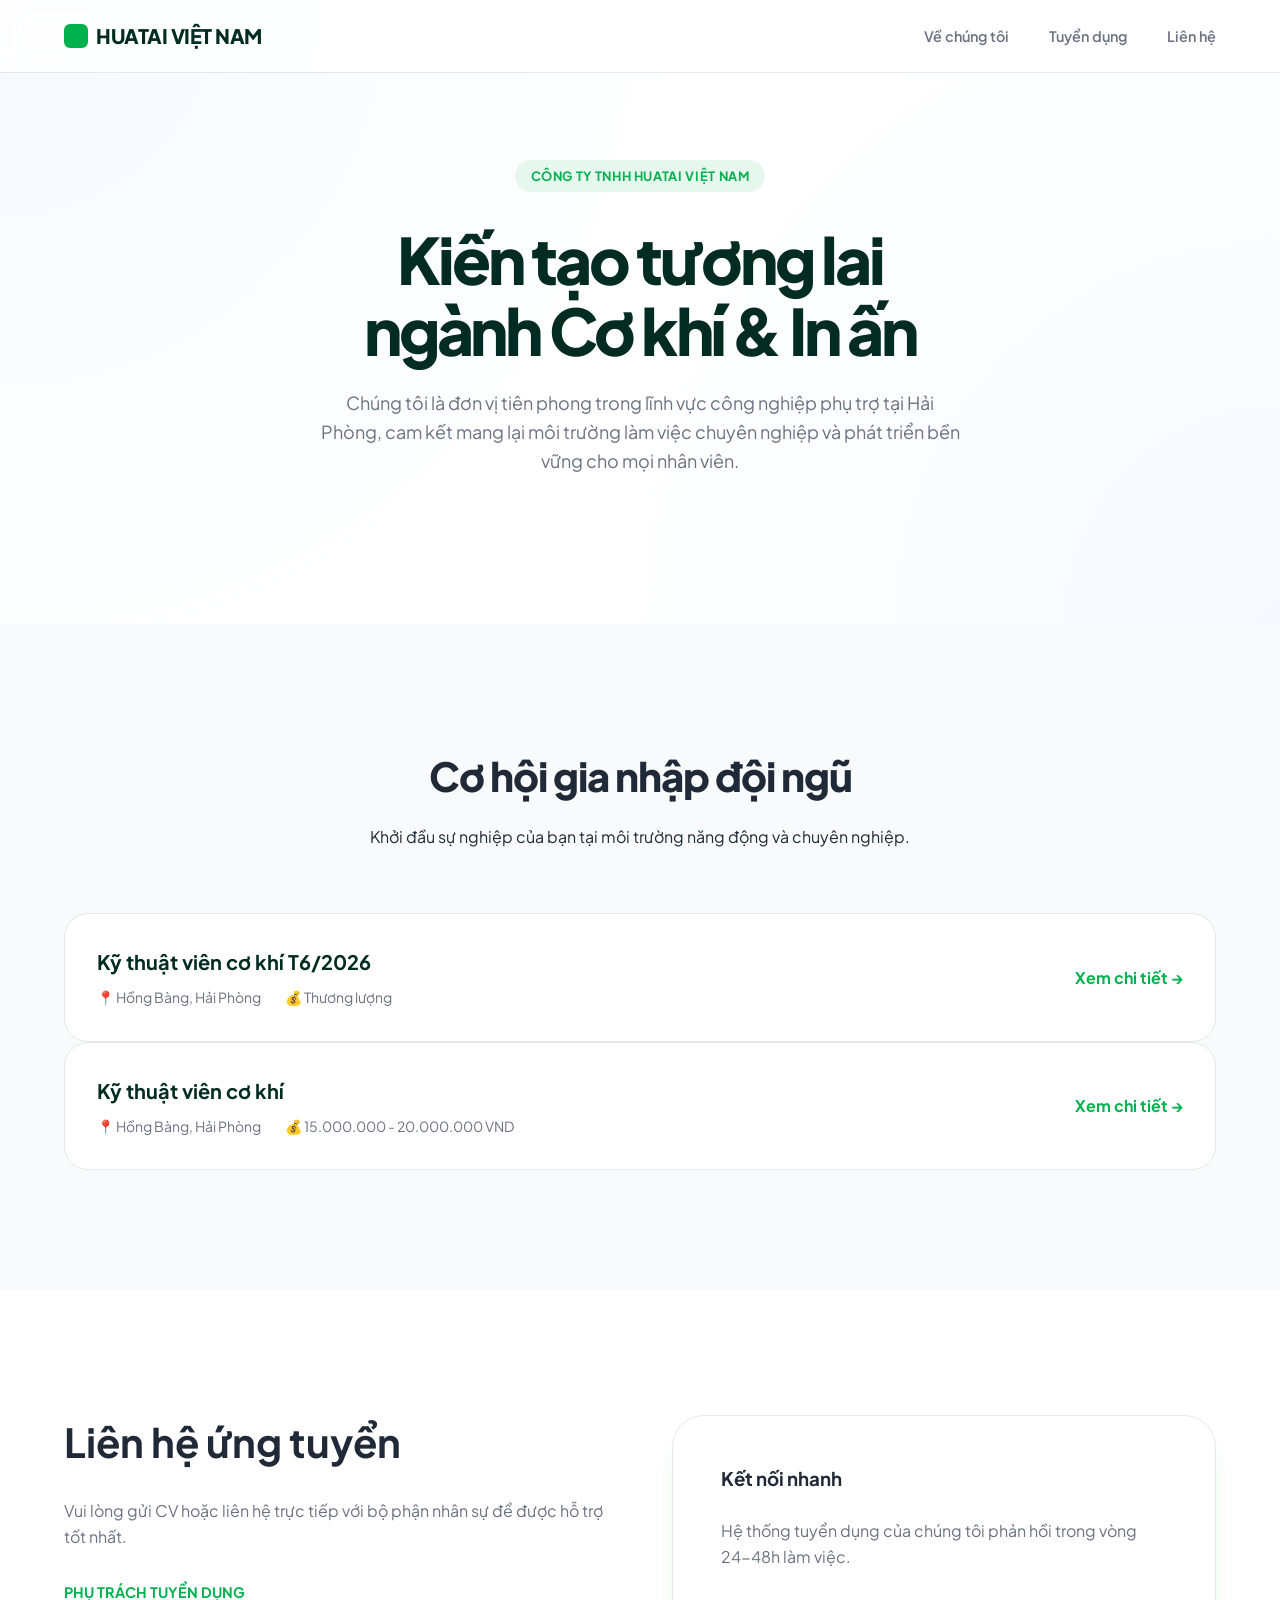
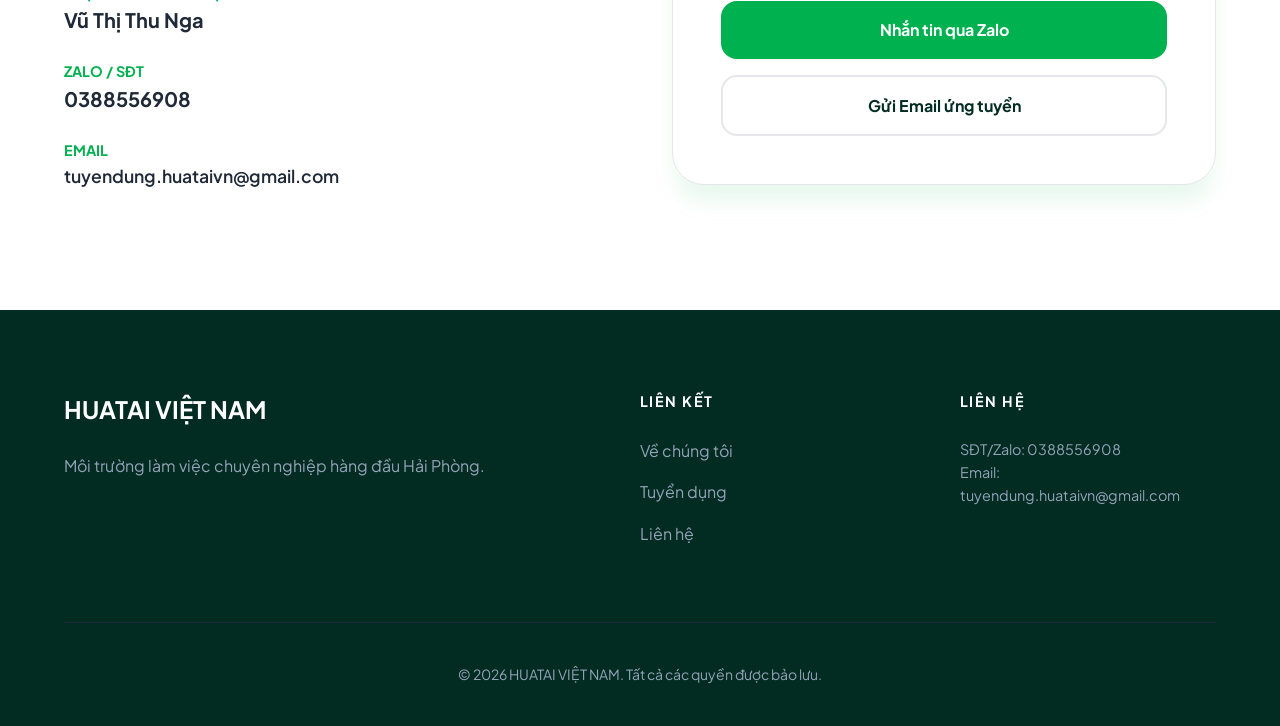
<file: index.html>
<!DOCTYPE html>
<html lang="vi">
<head>
    <meta charset="UTF-8">
    <meta name="viewport" content="width=device-width, initial-scale=1.0">
    <title>HUATAI VIỆT NAM | Tuyển dụng</title>
    <link rel="stylesheet" href="assets/css/style.css">
</head>
<body>
    <header>
        <div class="container">
            <nav>
                <a href="index.html" class="logo">HUATAI VIỆT NAM</a>
                <ul class="nav-links">
                    <li><a href="#about">Về chúng tôi</a></li>
                    <li><a href="#careers">Tuyển dụng</a></li>
                    <li><a href="#contact">Liên hệ</a></li>
                </ul>
            </nav>
        </div>
    </header>

    <main>
        <!-- Hero Section -->
        <section class="hero" id="about">
            <div class="container">
                <div class="badge">Công ty TNHH Huatai Việt Nam</div>
                <h1>Kiến tạo tương lai<br>ngành Cơ khí & In ấn</h1>
                <p>Chúng tôi là đơn vị tiên phong trong lĩnh vực công nghiệp phụ trợ tại Hải Phòng, cam kết mang lại môi trường làm việc chuyên nghiệp và phát triển bền vững cho mọi nhân viên.</p>
            </div>
        </section>

        <!-- Careers Section -->
        <section id="careers" style="background: var(--bg-soft);">
            <div class="container">
                <div class="section-header">
                    <h2>Cơ hội gia nhập đội ngũ</h2>
                    <p>Khởi đầu sự nghiệp của bạn tại môi trường năng động và chuyên nghiệp.</p>
                </div>
                
                <div class="job-cards">
                    <a href="jobs/ky-thuat-vien-co-khi-t6-2026.html" class="job-link">
                        <div class="job-main">
                            <h3>Kỹ thuật viên cơ khí T6/2026</h3>
                            <div class="job-details">
                                <span>📍 Hồng Bàng, Hải Phòng</span>
                                <span>💰 Thương lượng</span>
                            </div>
                        </div>
                        <div style="color: var(--accent); font-weight: 700;">Xem chi tiết &rarr;</div>
                    </a>
                </div>
                
                <div class="job-cards">
                    <a href="jobs/ky-thuat-vien-co-khi.html" class="job-link">
                        <div class="job-main">
                            <h3>Kỹ thuật viên cơ khí</h3>
                            <div class="job-details">
                                <span>📍 Hồng Bàng, Hải Phòng</span>
                                <span>💰 15.000.000 - 20.000.000 VND</span>
                            </div>
                        </div>
                        <div style="color: var(--accent); font-weight: 700;">Xem chi tiết &rarr;</div>
                    </a>
                </div>
            </div>
        </section>

        <!-- Contact Section -->
        <section id="contact">
            <div class="container">
                <div class="info-layout">
                    <div>
                        <h2 style="font-size: 2.5rem; margin-bottom: 1.5rem;">Liên hệ ứng tuyển</h2>
                        <p style="color: var(--text-muted); margin-bottom: 2rem;">Vui lòng gửi CV hoặc liên hệ trực tiếp với bộ phận nhân sự để được hỗ trợ tốt nhất.</p>
                        
                        <div style="display: grid; gap: 1.5rem;">
                            <div>
                                <h4 style="font-size: 0.9rem; color: var(--accent); text-transform: uppercase;">Phụ trách tuyển dụng</h4>
                                <p style="font-size: 1.25rem; font-weight: 700;">Vũ Thị Thu Nga</p>
                            </div>
                            <div>
                                <h4 style="font-size: 0.9rem; color: var(--accent); text-transform: uppercase;">Zalo / SĐT</h4>
                                <p style="font-size: 1.25rem; font-weight: 700;">0388556908</p>
                            </div>
                            <div>
                                <h4 style="font-size: 0.9rem; color: var(--accent); text-transform: uppercase;">Email</h4>
                                <p style="font-size: 1.1rem; font-weight: 600;">tuyendung.huataivn@gmail.com</p>
                            </div>
                        </div>
                    </div>
                    
                    <div style="background: var(--bg-white); padding: 3rem; border-radius: 2rem; border: 1px solid var(--border); box-shadow: var(--shadow-xl);">
                        <h3 style="margin-bottom: 1.5rem;">Kết nối nhanh</h3>
                        <p style="margin-bottom: 2rem; color: var(--text-muted);">Hệ thống tuyển dụng của chúng tôi phản hồi trong vòng 24-48h làm việc.</p>
                        <a href="https://zalo.me/0388556908" style="display: block; width: 100%; text-align: center; background: var(--accent); color: white; padding: 1rem; border-radius: 1rem; text-decoration: none; font-weight: 700; margin-bottom: 1rem; box-shadow: var(--shadow-sm); transition: all 0.3s ease;">Nhắn tin qua Zalo</a>
                        <a href="mailto:tuyendung.huataivn@gmail.com" style="display: block; width: 100%; text-align: center; border: 2px solid var(--border); color: var(--primary); padding: 1rem; border-radius: 1rem; text-decoration: none; font-weight: 700;">Gửi Email ứng tuyển</a>
                    </div>
                </div>
            </div>
        </section>
    </main>

    <footer>
        <div class="container">
            <div class="footer-top">
                <div>
                    <h2>HUATAI VIỆT NAM</h2>
                    <p>Môi trường làm việc chuyên nghiệp hàng đầu Hải Phòng.</p>
                </div>
                <div>
                    <h4>Liên kết</h4>
                    <ul>
                        <li><a href="#about">Về chúng tôi</a></li>
                        <li><a href="#careers">Tuyển dụng</a></li>
                        <li><a href="#contact">Liên hệ</a></li>
                    </ul>
                </div>
                <div>
                    <h4>Liên hệ</h4>
                    <p style="font-size: 0.9rem;">SĐT/Zalo: 0388556908<br>Email: tuyendung.huataivn@gmail.com</p>
                </div>
            </div>
            <div class="footer-bottom">
                <p>&copy; 2026 HUATAI VIỆT NAM. Tất cả các quyền được bảo lưu.</p>
            </div>
        </div>
    </footer>
</body>
</html>
</file>
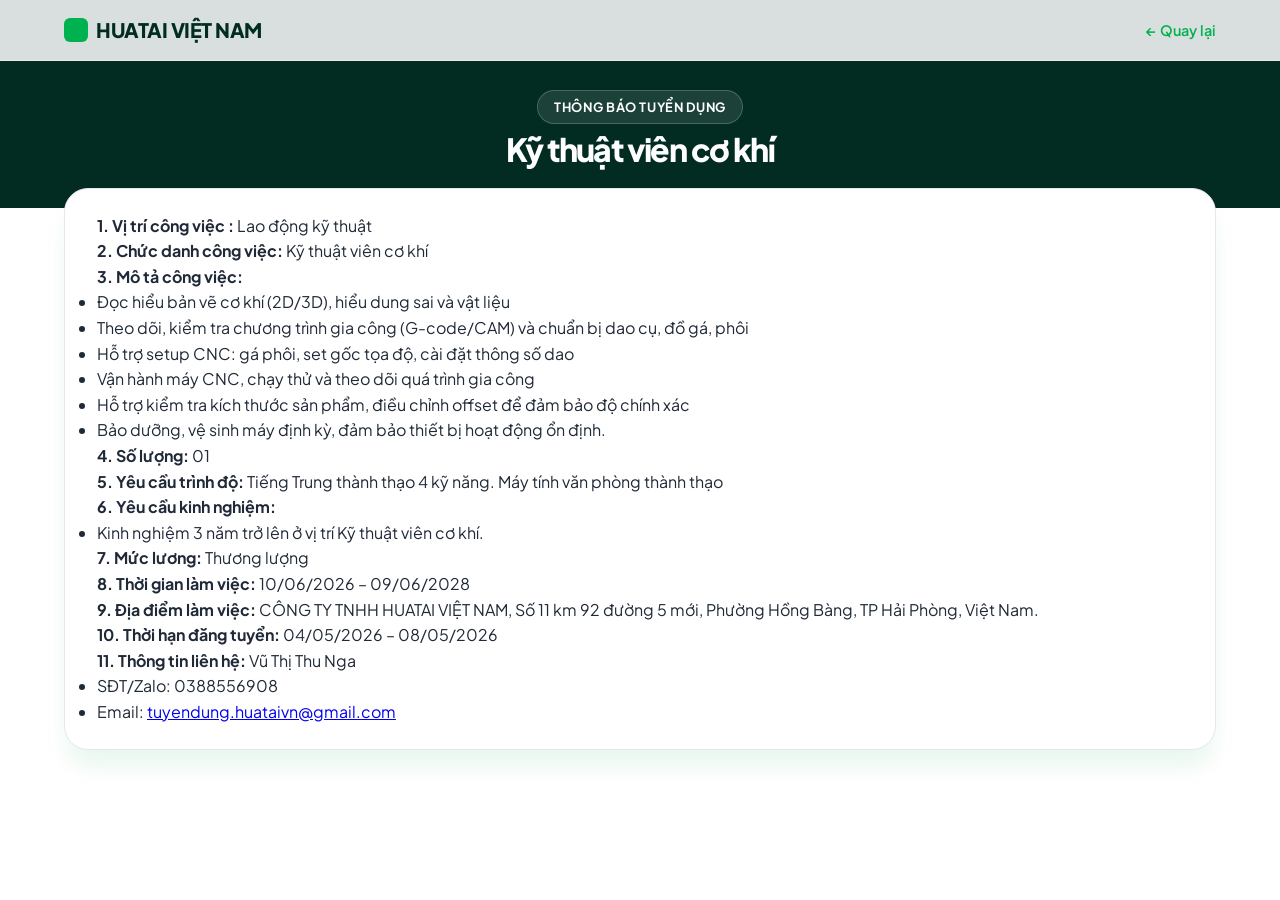
<file: jobs/ky-thuat-vien-co-khi-t6-2026.html>
<!DOCTYPE html>
<html lang="vi">
<head>
    <meta charset="UTF-8">
    <meta name="viewport" content="width=device-width, initial-scale=1.0">
    <title>Tuyển dụng Kỹ thuật viên cơ khí - HUATAI VIỆT NAM</title>
    <link rel="stylesheet" href="../assets/css/style.css">
    <style>
        .job-detail-card {
            background: var(--bg-white);
            padding: 1.5rem 2rem;
            border-radius: 1.5rem;
            border: 1px solid var(--border);
            box-shadow: var(--shadow-xl);
            margin-top: -20px;
            position: relative;
            z-index: 10;
        }
        .info-list {
            list-style: none;
            display: grid;
            gap: 0.5rem;
        }
        .info-item {
            display: flex;
            gap: 0.75rem;
            align-items: flex-start;
            padding-bottom: 0.5rem;
            border-bottom: 1px solid var(--bg-soft);
            font-size: 0.9rem;
        }
        .info-item:last-child {
            border-bottom: none;
            padding-bottom: 0;
        }
        .info-number {
            background: var(--accent);
            color: white;
            width: 20px;
            height: 20px;
            display: flex;
            align-items: center;
            justify-content: center;
            border-radius: 6px;
            font-weight: 800;
            font-size: 0.75rem;
            flex-shrink: 0;
            margin-top: 3px;
        }
        .info-label {
            font-weight: 700;
            color: var(--primary);
            min-width: 140px;
        }
        .info-content {
            color: var(--text-main);
            flex: 1;
        }
        .sub-list {
            list-style: none;
            margin-top: 0.25rem;
        }
        .sub-list li {
            position: relative;
            padding-left: 1rem;
            margin-bottom: 0.25rem;
            color: var(--text-muted);
            line-height: 1.4;
        }
        .sub-list li::before {
            content: "—";
            position: absolute;
            left: 0;
            color: var(--accent);
        }
        .contact-action-box {
            margin-top: 1.5rem;
            padding: 1rem;
            background: var(--accent-soft);
            border-radius: 1rem;
            text-align: center;
        }
        .contact-action-box h3 {
            font-size: 1rem;
            margin-bottom: 0.75rem;
        }
        .btn-compact {
            padding: 0.5rem 1.5rem;
            font-size: 0.9rem;
        }
        header nav {
            height: 60px;
        }
    </style>
</head>
<body>
    <header>
        <div class="container">
            <nav>
                <a href="../index.html" class="logo">HUATAI VIỆT NAM</a>
                <ul class="nav-links">
                    <li><a href="../index.html#careers" style="color: var(--accent);">&larr; Quay lại</a></li>
                </ul>
            </nav>
        </div>
    </header>

    <main>
        <section class="hero" style="padding: 90px 0 40px; background: var(--primary); color: white;">
            <div class="container">
                <div class="badge" style="margin-bottom: 0.5rem; background: rgba(255,255,255,0.1); color: white; border: 1px solid rgba(255,255,255,0.2);">Thông báo tuyển dụng</div>
                <h1 style="color: white; margin-bottom: 0; font-size: 2rem;">Kỹ thuật viên cơ khí</h1>
            </div>
        </section>

        <section class="container" style="padding-top: 0; padding-bottom: 20px;">
            <div class="job-detail-card">
                <div class="markdown-body"><p><strong>1. Vị trí công việc :</strong> Lao động kỹ thuật<br><strong>2. Chức danh công việc:</strong> Kỹ thuật viên cơ khí<br><strong>3. Mô tả công việc:</strong></p>
<ul>
<li>Đọc hiểu bản vẽ cơ khí (2D/3D), hiểu dung sai và vật liệu</li>
<li>Theo dõi, kiểm tra chương trình gia công (G-code/CAM) và chuẩn bị dao cụ, đồ gá, phôi</li>
<li>Hỗ trợ setup CNC: gá phôi, set gốc tọa độ, cài đặt thông số dao</li>
<li>Vận hành máy CNC, chạy thử và theo dõi quá trình gia công</li>
<li>Hỗ trợ kiểm tra kích thước sản phẩm, điều chỉnh offset để đảm bảo độ chính xác</li>
<li>Bảo dưỡng, vệ sinh máy định kỳ, đảm bảo thiết bị hoạt động ổn định.</li>
</ul>
<p><strong>4. Số lượng:</strong> 01<br><strong>5. Yêu cầu trình độ:</strong> Tiếng Trung thành thạo 4 kỹ năng. Máy tính văn phòng thành thạo<br><strong>6. Yêu cầu kinh nghiệm:</strong></p>
<ul>
<li>Kinh nghiệm 3 năm trở lên ở vị trí Kỹ thuật viên cơ khí.</li>
</ul>
<p><strong>7. Mức lương:</strong>  Thương lượng<br><strong>8. Thời gian làm việc:</strong> 10/06/2026 – 09/06/2028<br><strong>9. Địa điểm làm việc:</strong> CÔNG TY TNHH HUATAI VIỆT NAM, Số 11 km 92 đường 5 mới, Phường Hồng Bàng, TP Hải Phòng, Việt Nam.<br><strong>10. Thời hạn đăng tuyển:</strong> 04/05/2026 – 08/05/2026<br><strong>11. Thông tin liên hệ:</strong> Vũ Thị Thu Nga</p>
<ul>
<li>SĐT/Zalo:  0388556908</li>
<li>Email:  <a href="mailto:tuyendung.huataivn@gmail.com">tuyendung.huataivn@gmail.com</a></li>
</ul>
</div>
            </div>
        </section>
    </main>
</body>
</html>
</file>
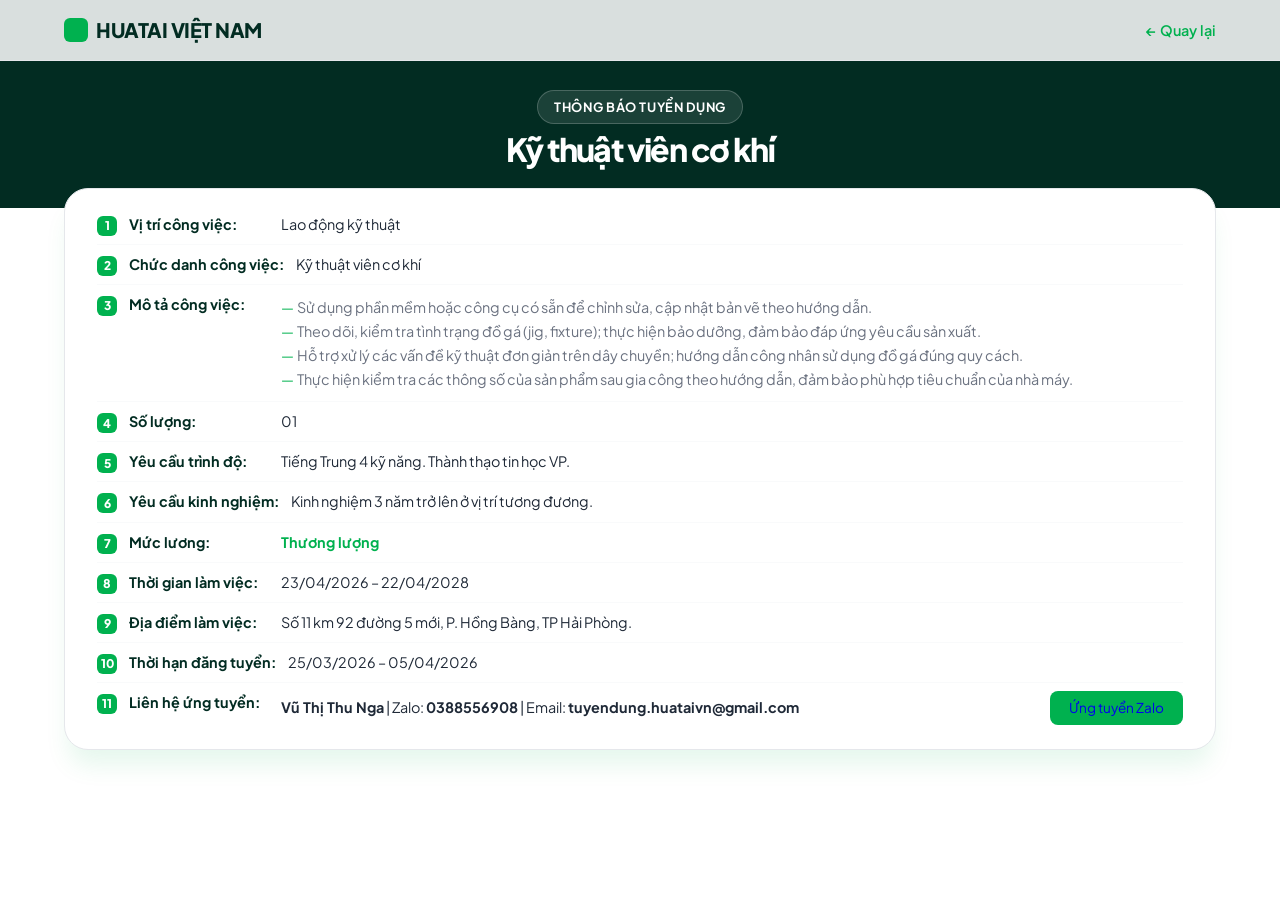
<file: jobs/ky-thuat-vien-co-khi.html>
<!DOCTYPE html>
<html lang="vi">
<head>
    <meta charset="UTF-8">
    <meta name="viewport" content="width=device-width, initial-scale=1.0">
    <title>Tuyển dụng Kỹ thuật viên cơ khí - HUATAI VIỆT NAM</title>
    <link rel="stylesheet" href="../assets/css/style.css">
    <style>
        .job-detail-card {
            background: var(--bg-white);
            padding: 1.5rem 2rem;
            border-radius: 1.5rem;
            border: 1px solid var(--border);
            box-shadow: var(--shadow-xl);
            margin-top: -20px;
            position: relative;
            z-index: 10;
        }
        .info-list {
            list-style: none;
            display: grid;
            gap: 0.5rem;
        }
        .info-item {
            display: flex;
            gap: 0.75rem;
            align-items: flex-start;
            padding-bottom: 0.5rem;
            border-bottom: 1px solid var(--bg-soft);
            font-size: 0.9rem;
        }
        .info-item:last-child {
            border-bottom: none;
            padding-bottom: 0;
        }
        .info-number {
            background: var(--accent);
            color: white;
            width: 20px;
            height: 20px;
            display: flex;
            align-items: center;
            justify-content: center;
            border-radius: 6px;
            font-weight: 800;
            font-size: 0.75rem;
            flex-shrink: 0;
            margin-top: 3px;
        }
        .info-label {
            font-weight: 700;
            color: var(--primary);
            min-width: 140px;
        }
        .info-content {
            color: var(--text-main);
            flex: 1;
        }
        .sub-list {
            list-style: none;
            margin-top: 0.25rem;
        }
        .sub-list li {
            position: relative;
            padding-left: 1rem;
            margin-bottom: 0.25rem;
            color: var(--text-muted);
            line-height: 1.4;
        }
        .sub-list li::before {
            content: "—";
            position: absolute;
            left: 0;
            color: var(--accent);
        }
        .contact-action-box {
            margin-top: 1.5rem;
            padding: 1rem;
            background: var(--accent-soft);
            border-radius: 1rem;
            text-align: center;
        }
        .contact-action-box h3 {
            font-size: 1rem;
            margin-bottom: 0.75rem;
        }
        .btn-compact {
            padding: 0.5rem 1.5rem;
            font-size: 0.9rem;
        }
        header nav {
            height: 60px;
        }
    </style>
</head>
<body>
    <header>
        <div class="container">
            <nav>
                <a href="../index.html" class="logo">HUATAI VIỆT NAM</a>
                <ul class="nav-links">
                    <li><a href="../index.html#careers" style="color: var(--accent);">&larr; Quay lại</a></li>
                </ul>
            </nav>
        </div>
    </header>

    <main>
        <section class="hero" style="padding: 90px 0 40px; background: var(--primary); color: white;">
            <div class="container">
                <div class="badge" style="margin-bottom: 0.5rem; background: rgba(255,255,255,0.1); color: white; border: 1px solid rgba(255,255,255,0.2);">Thông báo tuyển dụng</div>
                <h1 style="color: white; margin-bottom: 0; font-size: 2rem;">Kỹ thuật viên cơ khí</h1>
            </div>
        </section>

        <section class="container" style="padding-top: 0; padding-bottom: 20px;">
            <div class="job-detail-card">
                <div class="info-list">
                    <div class="info-item">
                        <div class="info-number">1</div>
                        <div class="info-label">Vị trí công việc:</div>
                        <div class="info-content">Lao động kỹ thuật</div>
                    </div>
                    
                    <div class="info-item">
                        <div class="info-number">2</div>
                        <div class="info-label">Chức danh công việc:</div>
                        <div class="info-content">Kỹ thuật viên cơ khí</div>
                    </div>

                    <div class="info-item">
                        <div class="info-number">3</div>
                        <div class="info-label">Mô tả công việc:</div>
                        <div class="info-content">
                            <ul class="sub-list">
                                <li>Sử dụng phần mềm hoặc công cụ có sẵn để chỉnh sửa, cập nhật bản vẽ theo hướng dẫn.</li>
                                <li>Theo dõi, kiểm tra tình trạng đồ gá (jig, fixture); thực hiện bảo dưỡng, đảm bảo đáp ứng yêu cầu sản xuất.</li>
                                <li>Hỗ trợ xử lý các vấn đề kỹ thuật đơn giản trên dây chuyền; hướng dẫn công nhân sử dụng đồ gá đúng quy cách.</li>
                                <li>Thực hiện kiểm tra các thông số của sản phẩm sau gia công theo hướng dẫn, đảm bảo phù hợp tiêu chuẩn của nhà máy.</li>
                            </ul>
                        </div>
                    </div>

                    <div class="info-item">
                        <div class="info-number">4</div>
                        <div class="info-label">Số lượng:</div>
                        <div class="info-content">01</div>
                    </div>

                    <div class="info-item">
                        <div class="info-number">5</div>
                        <div class="info-label">Yêu cầu trình độ:</div>
                        <div class="info-content">Tiếng Trung 4 kỹ năng. Thành thạo tin học VP.</div>
                    </div>

                    <div class="info-item">
                        <div class="info-number">6</div>
                        <div class="info-label">Yêu cầu kinh nghiệm:</div>
                        <div class="info-content">Kinh nghiệm 3 năm trở lên ở vị trí tương đương.</div>
                    </div>

                    <div class="info-item">
                        <div class="info-number">7</div>
                        <div class="info-label">Mức lương:</div>
                        <div class="info-content" style="font-weight: 700; color: var(--accent);">Thương lượng</div>
                    </div>

                    <div class="info-item">
                        <div class="info-number">8</div>
                        <div class="info-label">Thời gian làm việc:</div>
                        <div class="info-content">23/04/2026 – 22/04/2028</div>
                    </div>

                    <div class="info-item">
                        <div class="info-number">9</div>
                        <div class="info-label">Địa điểm làm việc:</div>
                        <div class="info-content">Số 11 km 92 đường 5 mới, P. Hồng Bàng, TP Hải Phòng.</div>
                    </div>

                    <div class="info-item">
                        <div class="info-number">10</div>
                        <div class="info-label">Thời hạn đăng tuyển:</div>
                        <div class="info-content">25/03/2026 – 05/04/2026</div>
                    </div>

                    <div class="info-item" style="border-bottom: none; padding-bottom: 0;">
                        <div class="info-number">11</div>
                        <div class="info-label">Liên hệ ứng tuyển:</div>
                        <div class="info-content" style="display: flex; align-items: center; justify-content: space-between; flex-wrap: wrap; gap: 10px;">
                            <span><strong>Vũ Thị Thu Nga</strong> | Zalo: <strong>0388556908</strong> | Email: <strong>tuyendung.huataivn@gmail.com</strong></span>
                            <a href="https://zalo.me/0388556908" class="btn btn-primary" style="background: var(--accent); border: none; padding: 0.4rem 1.2rem; font-size: 0.85rem; border-radius: 0.5rem; text-decoration: none;">Ứng tuyển Zalo</a>
                        </div>
                    </div>
                </div>
            </div>
        </section>
    </main>
</body>
</html>
</file>
<file: assets/css/style.css>
@import url('https://fonts.googleapis.com/css2?family=Plus+Jakarta+Sans:wght@300;400;500;600;700;800&display=swap');

:root {
  --primary: #022c22;
  --accent: #00b14f;
  --accent-soft: #e6f7ed;
  --text-main: #1f2937;
  --text-muted: #6b7280;
  --bg-white: #ffffff;
  --bg-soft: #f9fafb;
  --glass: rgba(255, 255, 255, 0.85);
  --border: #e5e7eb;
  --shadow-sm: 0 1px 2px 0 rgba(0, 0, 0, 0.05);
  --shadow-md: 0 4px 6px -1px rgba(0, 0, 0, 0.1);
  --shadow-xl: 0 20px 25px -5px rgba(0, 177, 79, 0.1);
}

* {
  margin: 0;
  padding: 0;
  box-sizing: border-box;
}

body {
  font-family: 'Plus Jakarta Sans', sans-serif;
  color: var(--text-main);
  background-color: var(--bg-white);
  line-height: 1.6;
  overflow-x: hidden;
}

.container {
  max-width: 1200px;
  margin: 0 auto;
  padding: 0 1.5rem;
}

/* Glassmorphism Header */
header {
  position: fixed;
  top: 0;
  left: 0;
  width: 100%;
  z-index: 1000;
  background: var(--glass);
  backdrop-filter: blur(12px);
  -webkit-backdrop-filter: blur(12px);
  border-bottom: 1px solid var(--border);
}

nav {
  display: flex;
  justify-content: space-between;
  align-items: center;
  height: 72px;
}

.logo {
  font-size: 1.25rem;
  font-weight: 800;
  color: var(--primary);
  text-decoration: none;
  letter-spacing: -0.025em;
  display: flex;
  align-items: center;
  gap: 8px;
}

.logo::before {
  content: '';
  width: 24px;
  height: 24px;
  background: var(--accent);
  border-radius: 6px;
}

.nav-links {
  display: flex;
  gap: 2.5rem;
  list-style: none;
}

.nav-links a {
  text-decoration: none;
  color: var(--text-muted);
  font-weight: 600;
  font-size: 0.9rem;
  transition: all 0.3s ease;
}

.nav-links a:hover {
  color: var(--accent);
}

/* Hero Section - Gradient Mesh Style */
.hero {
  padding: 160px 0 100px;
  background: 
    radial-gradient(circle at 0% 0%, rgba(59, 130, 246, 0.05) 0%, transparent 50%),
    radial-gradient(circle at 100% 100%, rgba(59, 130, 246, 0.05) 0%, transparent 50%);
  text-align: center;
  position: relative;
}

.badge {
  display: inline-flex;
  align-items: center;
  padding: 6px 16px;
  background: var(--accent-soft);
  color: var(--accent);
  border-radius: 9999px;
  font-size: 0.8rem;
  font-weight: 700;
  margin-bottom: 2rem;
  text-transform: uppercase;
  letter-spacing: 0.05em;
}

.hero h1 {
  font-size: clamp(2.5rem, 5vw, 4rem);
  font-weight: 800;
  line-height: 1.1;
  color: var(--primary);
  margin-bottom: 1.5rem;
  letter-spacing: -0.05em;
}

.hero p {
  font-size: 1.125rem;
  color: var(--text-muted);
  max-width: 650px;
  margin: 0 auto 3rem;
}

/* Bento Grid for Stats */
.bento-grid {
  display: grid;
  grid-template-columns: repeat(4, 1fr);
  gap: 1.5rem;
  margin-top: 4rem;
}

.bento-item {
  background: var(--bg-soft);
  padding: 1.5rem;
  border-radius: 1.25rem;
  border: 1px solid var(--border);
  text-align: left;
  transition: all 0.3s cubic-bezier(0.4, 0, 0.2, 1);
}

.bento-item:hover {
  transform: translateY(-8px);
  background: var(--bg-white);
  box-shadow: var(--shadow-xl);
  border-color: var(--accent);
}

.bento-item span {
  display: block;
  font-size: 0.75rem;
  color: var(--text-muted);
  font-weight: 700;
  text-transform: uppercase;
  margin-bottom: 0.75rem;
}

.bento-item h3 {
  font-size: 1.125rem;
  font-weight: 700;
  color: var(--primary);
}

/* Section Headings */
section {
  padding: 120px 0;
}

.section-header {
  text-align: center;
  margin-bottom: 4rem;
}

.section-header h2 {
  font-size: 2.5rem;
  font-weight: 800;
  letter-spacing: -0.025em;
  margin-bottom: 1rem;
}

/* Info Cards Layout */
.info-layout {
  display: grid;
  grid-template-columns: 1fr 1fr;
  gap: 4rem;
  align-items: center;
}

.info-content {
  display: grid;
  gap: 2rem;
}

.info-box {
  padding: 2rem;
  background: var(--bg-soft);
  border-radius: 1.5rem;
  border-left: 4px solid var(--accent);
}

.info-box h4 {
  margin-bottom: 0.5rem;
  color: var(--accent);
  font-size: 0.9rem;
  font-weight: 800;
}

/* Modern Job Cards */
.job-cards {
  display: grid;
  gap: 1.5rem;
}

.job-link {
  display: flex;
  align-items: center;
  justify-content: space-between;
  padding: 2rem;
  background: var(--bg-white);
  border: 1px solid var(--border);
  border-radius: 1.5rem;
  text-decoration: none;
  transition: all 0.3s ease;
}

.job-link:hover {
  border-color: var(--accent);
  box-shadow: var(--shadow-md);
  transform: scale(1.01);
}

.job-main h3 {
  color: var(--primary);
  font-size: 1.25rem;
  margin-bottom: 0.5rem;
}

.job-details {
  display: flex;
  gap: 1.5rem;
  color: var(--text-muted);
  font-size: 0.875rem;
}

.job-details span {
  display: flex;
  align-items: center;
  gap: 6px;
}

/* Footer Section */
footer {
  background: var(--primary);
  color: #94a3b8;
  padding: 80px 0 40px;
}

.footer-top {
  display: grid;
  grid-template-columns: 2fr 1fr 1fr;
  gap: 4rem;
  margin-bottom: 60px;
}

.footer-top h2 {
  color: var(--bg-white);
  margin-bottom: 1.5rem;
}

.footer-top h4 {
  color: var(--bg-white);
  margin-bottom: 1.5rem;
  font-size: 0.9rem;
  text-transform: uppercase;
  letter-spacing: 0.1em;
}

.footer-top ul {
  list-style: none;
}

.footer-top li {
  margin-bottom: 1rem;
}

.footer-top a {
  color: inherit;
  text-decoration: none;
  transition: color 0.2s;
}

.footer-top a:hover {
  color: var(--bg-white);
}

.footer-bottom {
  border-top: 1px solid #1e293b;
  padding-top: 40px;
  text-align: center;
  font-size: 0.875rem;
}

/* Responsive */
@media (max-width: 1024px) {
  .bento-grid { grid-template-columns: repeat(2, 1fr); }
  .info-layout { grid-template-columns: 1fr; }
}

@media (max-width: 768px) {
  .nav-links { display: none; }
  .hero h1 { font-size: 2.5rem; }
  .bento-grid { grid-template-columns: 1fr; }
  .footer-top { grid-template-columns: 1fr; gap: 2.5rem; }
}
</file>
